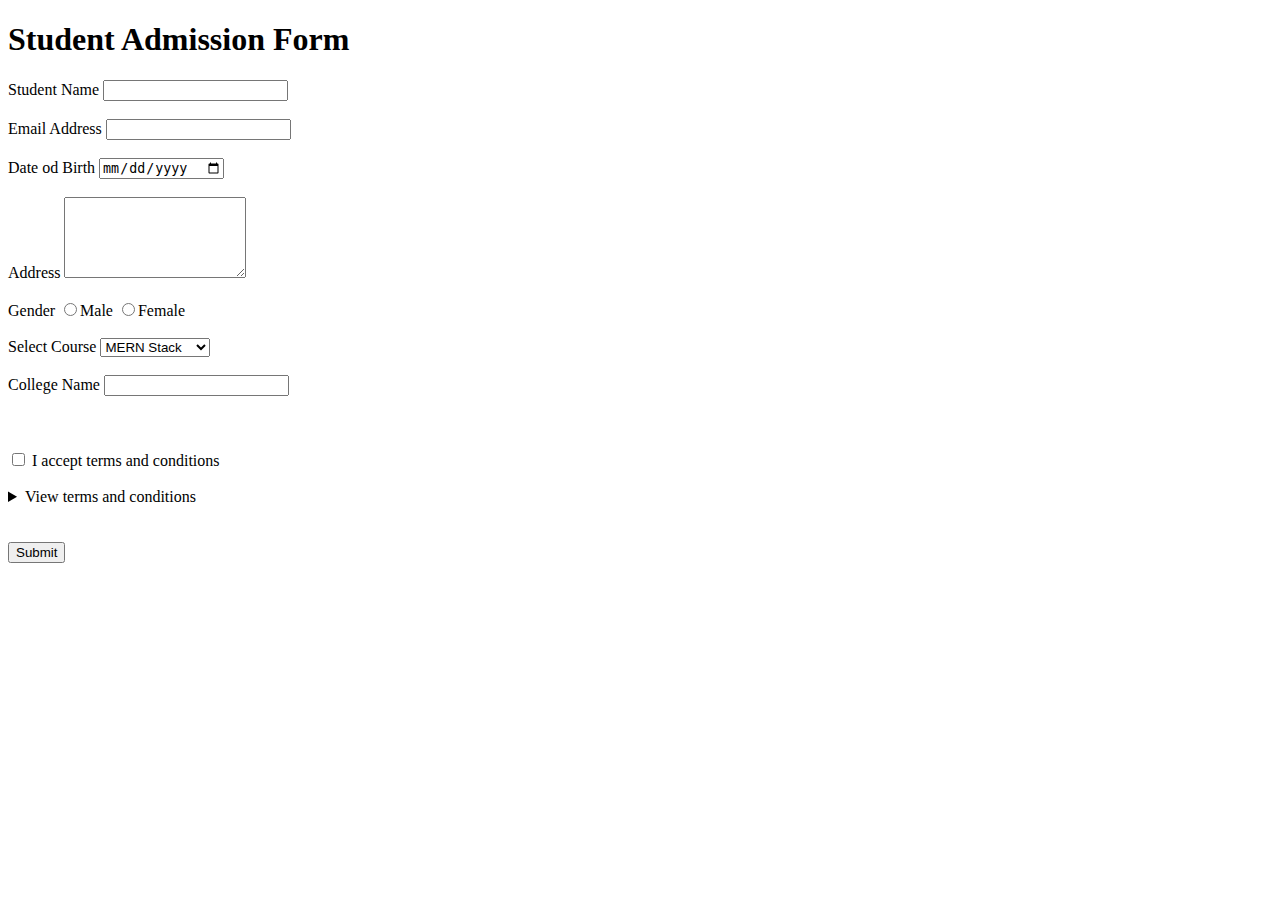
<file: addmissionform.html>
<!DOCTYPE html>
<html lang="en">
<head>
    <meta charset="UTF-8">
    <meta name="viewport" content="width=device-width, initial-scale=1.0">
    <title>Student Admission Form</title>
</head>
<body>

    <h1>Student Admission Form</h1>
    <form>
        <label for="name">Student Name</label>
        <input type="text" id="name" required minlenth="3" maxlength="20">
        <br><br>

        <label for="emailaddress">Email Address</label>
        <input type="email" id="emailaddress" required>
        <br><br>

        <label for="email">Date od Birth</label>
        <input type="date" id="dob">
        <br><br>

        <label for="">Address</label>
        <textarea rows="5" cols="20"></textarea>
        <br><br>

        <label for="">Gender</label>
        <input type="radio">Male
        <input type="radio">Female
        <br><br>


        <label for="">Select Course</label>
        <select>
            <option>MERN Stack</option>
            <option>Data Analytics</option>
            <option>Cyber Security</option>
            <option>Data Science</option>
            <option>Flutter</option>
        </select>
        <br><br>

        <label for="">College Name</label>
        <input type="text" list="college">
        <br><br>
        

        <datalist id="college">
            <option>BBD</option>
            <option>ITM</option>
            <option>SRMU</option>
            <option>Integral</option>
            <option>Lu</option>
        </datalist> 
        <br><br>

        <input type="checkbox" id="terns"> 
        <label for="terms">I accept terms and conditions</label>
        <br><br>

        <details>
            <summary>View terms and conditions</summary>
            <p>Lorem ipsum, dolor sit amet consectetur adipisicing elit. Iure corrupti perspiciatis harum vel est repellendus, assumenda reprehenderit illum soluta eos tempora at, sed in nihil consequuntur, culpa odio voluptatem adipisci?</p>
        </details>
        <br><br>

        <button type="submit">Submit</button>
        
        
    </form>
    
</body>
</html>

<!--type text is a default value hota hai 
-->
</file>
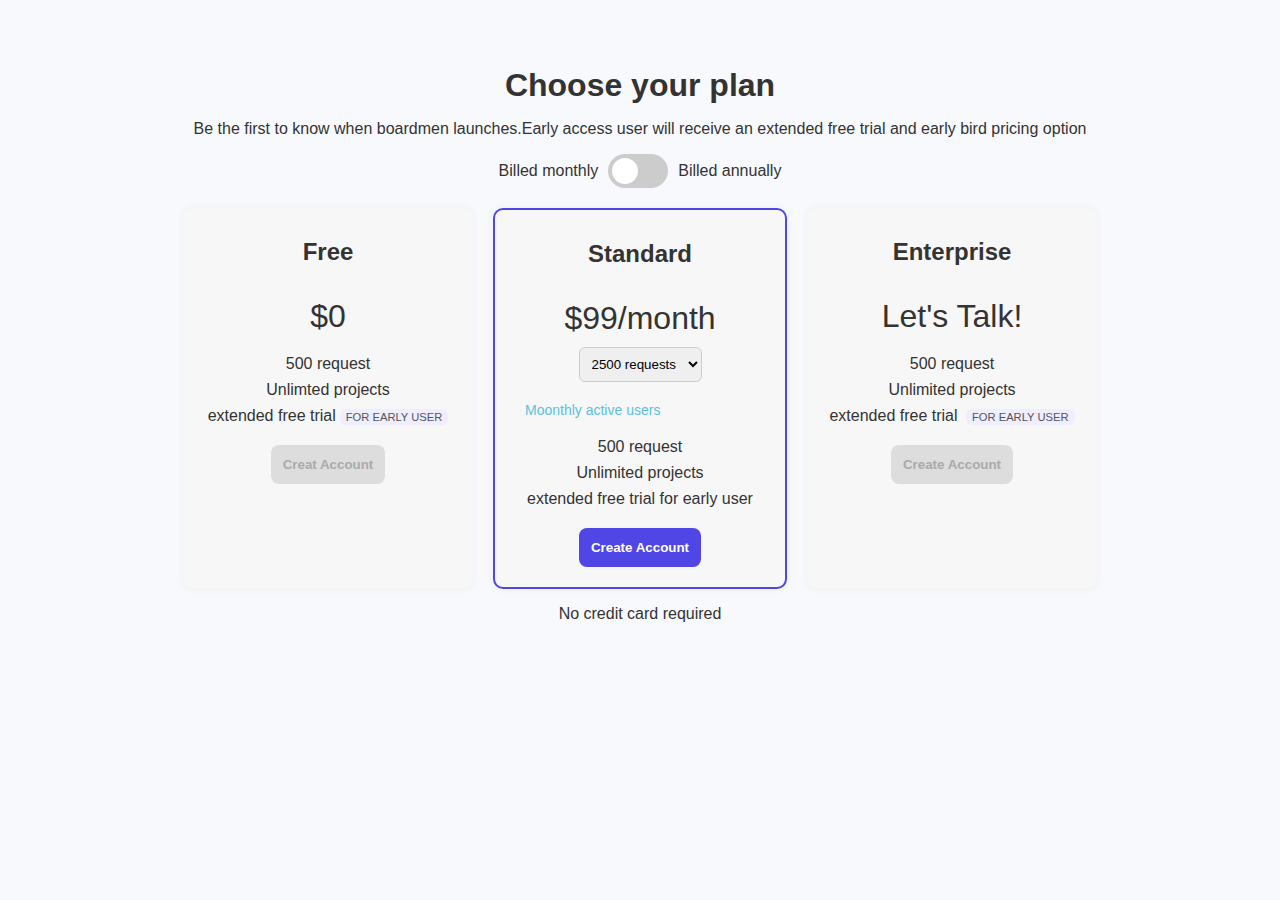
<file: Assignment1.html>
<!DOCTYPE html>
<html lang="en">
<head>
    <meta charset="UTF-8">
    <meta name="viewport" content="width=device-width, initial-scale=1.0">
    <title>Assignment1</title>
    <style>
        body{
            font-family: sans-serif;
            margin: 0;
            padding: 0;
            background: #f8f9fc;
            color: #333;
            display: flex;
            justify-content: center;
            padding: 40px 20px;   
        }

        .pricing-section{
            max-width: 1000px;
            text-align: center;
        }

        h2{
            font-size: 2rem;
            margin-bottom: 10px;
        }

        .billing-toggle{
            margin: 10px 0;
            display: flex;
            justify-content: center;
            align-items: center;
            gap: 10px;
        }

        .switch{
            position: relative;
            display: inline-block;
            width: 60px;
            height:34px;
        }

        .switch input{
            opacity: 0;
            width: 0;
            height:0;
        }

        .slider{
            position: absolute;
            cursor: pointer;
            top: 0;
            left: 0;
            right: 0;
            bottom: 0;
            background-color: #ccc;
            transition:4s;
            border-radius:34px;
            
        }

        .slider::before{
            position: absolute;
            content: "";
            height: 26px;
            width: 26px;
            left: 4px;
            bottom: 4px;
            background-color: white;
            transition:4s;
            border-radius: 50%;
        }

        input:checked + .slider {
            background-color: #2196f3;
        }

        input:checked + .slider::before {
            transform: translateX(26px);
        }

        .plans{
            display:flex;
            justify-content: space-between;
            gap: 20px;
            flex-wrap: wrap;
            margin-top: 20px;
        }

        .plan{
            flex: 1;
            min-width: 250px;
            padding: 20px;
            background: #f7f7f7;
            border-radius: 10px;
            text-align: center;
            box-shadow: 0 0 10px rgba(0,0,0,0.05);
        }

        .featured{
            border:2px solid #4f46e5;
        }

        .plan h3{
            font-size: 1.5rem;
            margin-top: 10px;
        }

        .price{
            font-size: 2rem;
            margin-bottom: 10px;
        }

        .price span{
            list-style: none;
            padding: 0;
            margin: 20px 0;
        }

        .plan ul{
            list-style: none;
            padding: 0;
            margin: 20px 0;
        }

        .plan ul li{
            margin: 8px 0;
        }

        .badge{
            font-size: 0.7rem;
            background: #eef;
            padding: 2px 6px;
            border-radius: 6px;
            margin-left: 4px;
            color: #555;
            text-transform: uppercase;
        }

        button{
            background-color: #4f46e5;
            color: white;
            padding: 12px;
            border: none;
            border-radius: 8px;
            font-weight: bold;
            cursor: pointer;
            transition: 0.3s ease;
        }

        button:disabled{
            background-color: #ddd;
            color: #aaa;
            cursor: not-allowed;
        }

        select{
            padding: 8px;
            margin-bottom: 10px;
            border-radius: 6px;
            border: 1px solid #ccc;
        }

        .monthly-info{
            text-align: left;
            color: #5bc0de;
            font-size: 14px;
            margin: 10px 0 5px 0;
            padding-left: 10px;
        }

        

        .note{
            margin-top: 20px;
            font-size: 0.9rem;
            color: #555;
        }

        .footernode{
            margin-top: 30px;
            font-size: 0.9rem;
            color: #666;
        }





    </style>
</head>
<body>
    <section class="pricing-section">
        <h2>Choose your plan</h2>
        <p>
            Be the first to know when boardmen launches.Early  access user will receive an extended free trial and early bird pricing option
        </p>
        <div class="billing-toggle">
            <span>Billed monthly</span>
            <label class="switch">
                <input type="checkbox" />
                <span class="slider"></span>
            </label>
            <span>Billed annually</span>
        </div>
        <div class="plans">
            <div class="plan">
                <h3>Free</h3>
                <p class="price">$0</p>
                <ul>
                    <li>500 request</li>
                    <li>Unlimted projects</li> 
                    <li>extended free trial<span class="badge">for early user</span></li>
                </ul>
                <button disabled>Creat Account</button>
            </div>
            <div class="plan featured">
                <h3>Standard</h3>
                <p class="price">$99<span>/month</span></p>
                <select>
                    <option>2500 requests</option>
                    <option>5000 request</option>
                </select>
                <p class="monthly-info">Moonthly active users</p>
                <ul>
                    <li>500 request</li>
                    <li>Unlimited projects</li>
                    <li>extended free trial <span class="bagde">for early user</span></li>
                </ul>
                <button>Create Account</button>
            </div> 
            <div class="plan">
                <h3>Enterprise</h3>
                <p class="price">Let's Talk!</p>
                <ul>
                    <li>500 request</li>
                    <li>Unlimited projects</li>
                    <li>extended free trial <span class="badge">for early user</span></li>
                </ul>
                <button disabled>Create Account</button>
            </div> 
        </div>
        <p class="footernote">No credit card required</p>   
    </section>
</body>
</html>
</file>
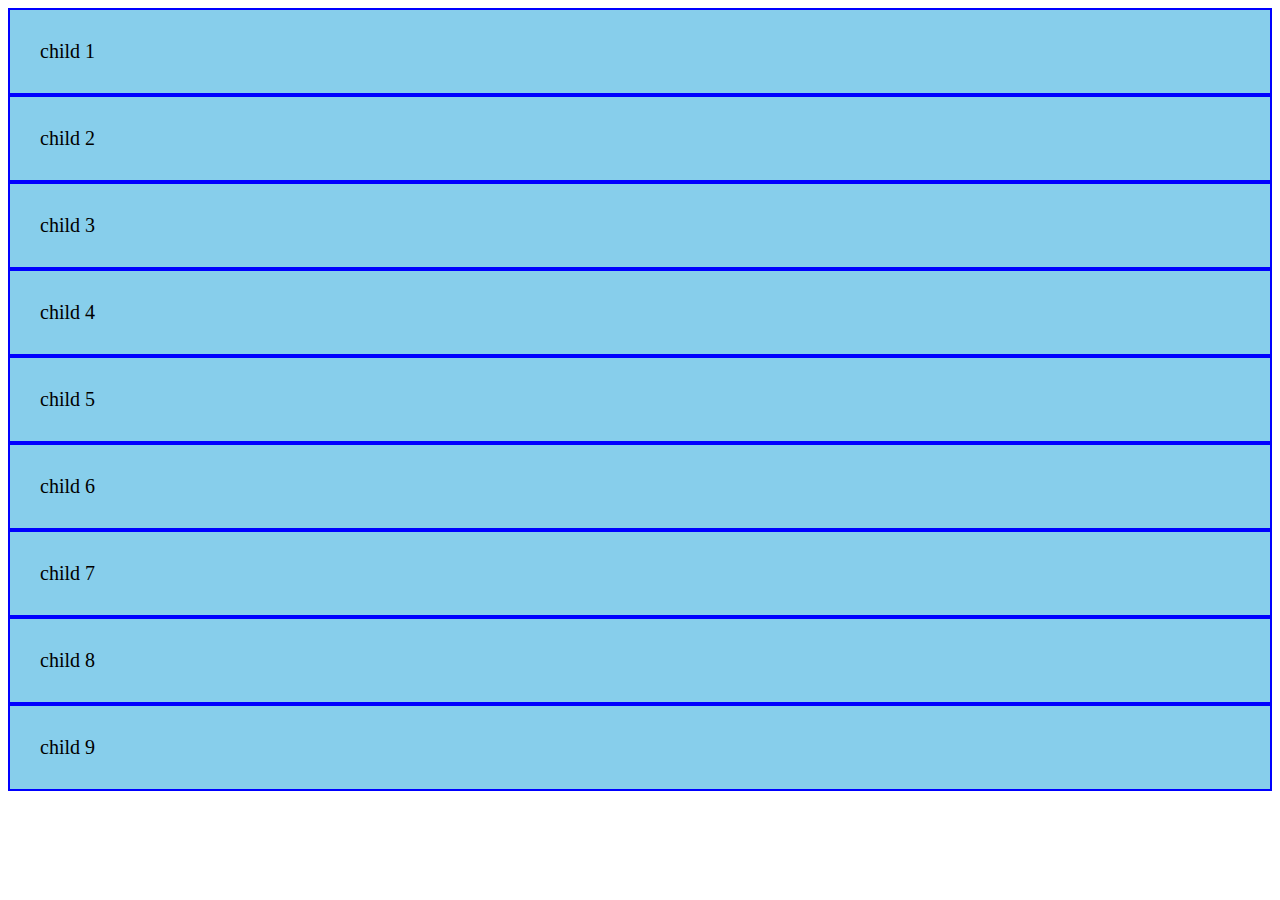
<file: cssgrid.html>
<!DOCTYPE html>
<html lang="en">
<head>
    <meta charset="UTF-8">
    <meta name="viewport" content="width=device-width, initial-scale=1.0">
    <title>CSSGrid</title>
    <style>
        .child{
            border: 2px solid blue;
            padding: 30px;
            font-size: 20px;
            background-color: skyblue;
        }
        .parent{
            display: grid;
            /*grid-template-columns: 20% 40% 40%;*/
            /*grid-template-columns: 500px 200px 400px;*/
           /* grid-template-columns: 1fr 2fr 3fr;*/
           grid-template-columns: repeate(6,1fr);

            
        
        }

        
    </style>
</head>
<body>
    <div class="parent">
        <div class="child">
            child 1
        </div>
        <div class="child">
           child 2
        </div>
        <div class="child">
          child 3
        </div>
        <div class="parent">
        <div class="child">
            child 4
        </div>
        <div class="parent">
        <div class="child">
            child 5
        </div>
        <div class="parent">
        <div class="child">
            child 6
        </div>
        <div class="parent">
        <div class="child">
            child 7
        </div>
        <div class="parent">
        <div class="child">
            child 8
        </div>
        <div class="parent">
        <div class="child">
            child 9
        </div>
    </div>
    
</body>
</html>
</file>
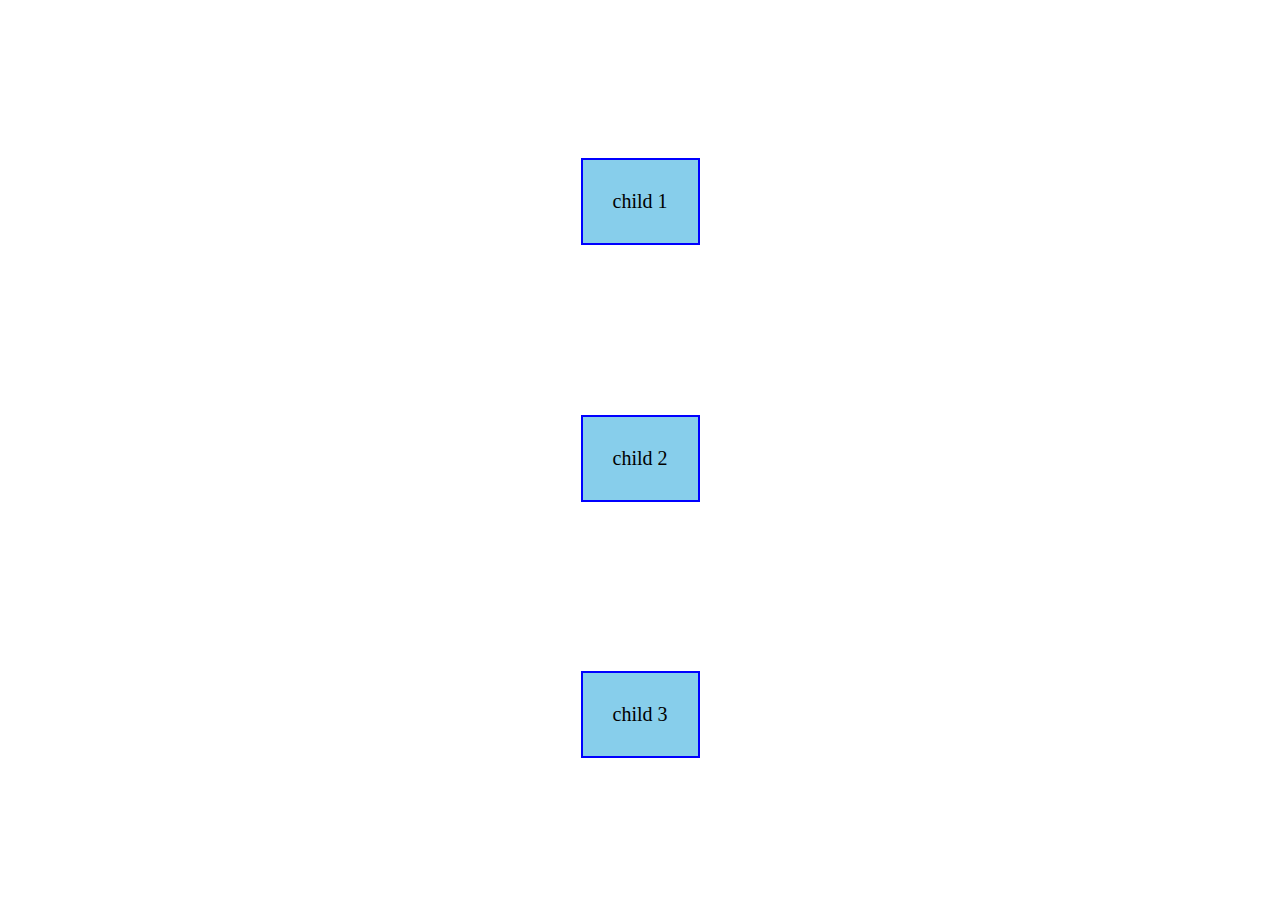
<file: flexbox.html>
<!DOCTYPE html>
<html lang="en">
<head>
    <meta charset="UTF-8">
    <meta name="viewport" content="width=device-width, initial-scale=1.0">
    <title>FlexBox</title>
    <style>
        .child{
            border: 2px solid blue;
            padding: 30px;
            font-size: 20px;
            background-color: skyblue;
        }
        .parent{
            display: flex;
            flex-direction:column;
            justify-content:space-evenly;
            align-items:center;
            gap: 20px;
            height: 100vh;
        
        }

        
    </style>
</head>
<body>
    <div class="parent">
        <div class="child">
            child 1
        </div>
        <div class="child">
           child 2
        </div>
        <div class="child">
          child 3
        </div>
    </div>
    
</body>
</html>
</file>
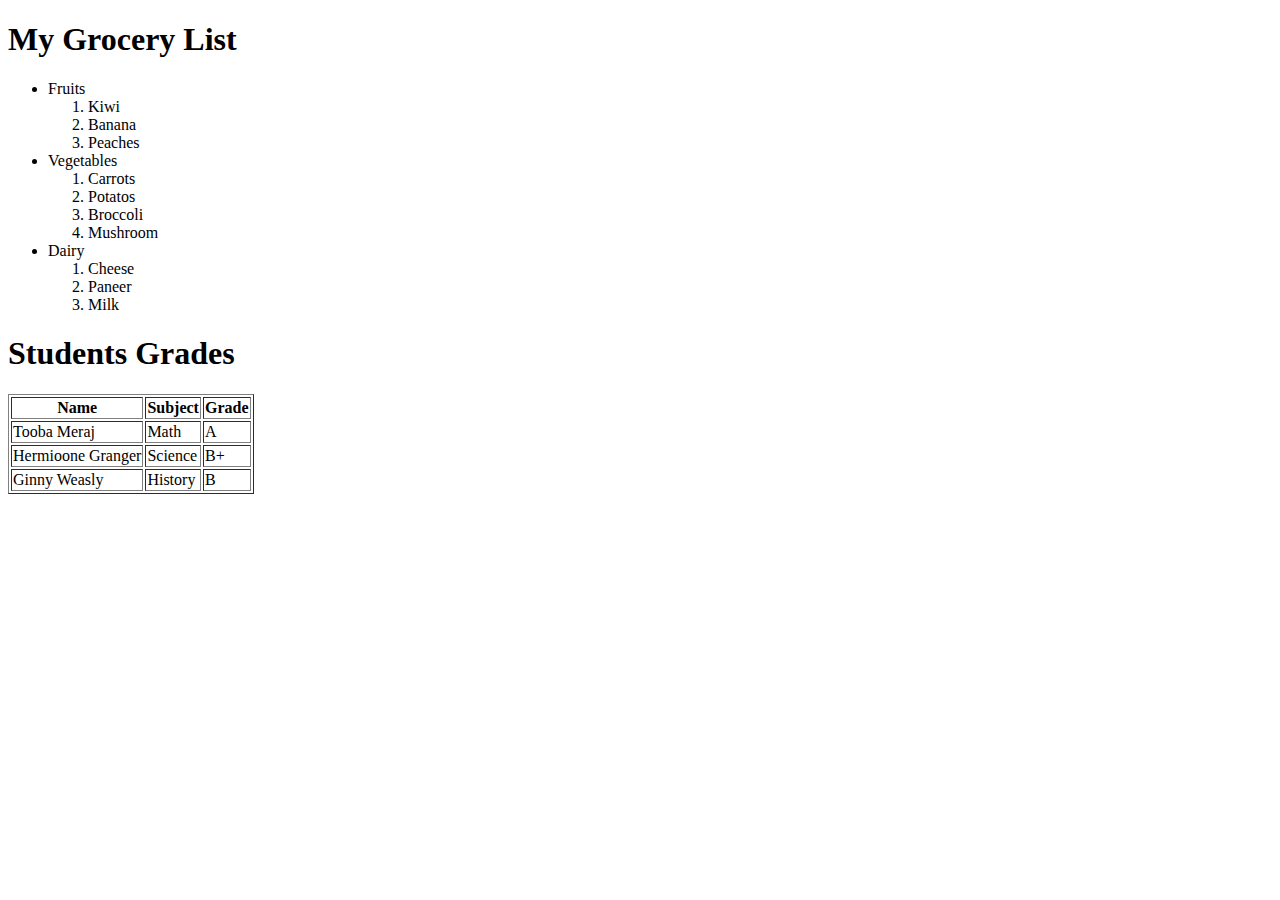
<file: HomeWork1.html>
<!DOCTYPE html>
<html lang="en">
<head>
    <meta charset="UTF-8">
    <meta name="viewport" content="width=device-width, initial-scale=1.0">
    <title>Homework 1</title>
</head>
<body>
    <h1>My Grocery List</h1>

    <ul>
        <li>Fruits

            <ol>
                <li>Kiwi</li>
                <li>Banana</li>
                <li>Peaches</li>
            </ol>
        </li>
        <li>Vegetables
            <ol>
                <li>Carrots</li>
                <li>Potatos</li>
                <li>Broccoli</li>
                <li>Mushroom</li>
            </ol>
        </li>
        <li>Dairy
            <ol>
                <li>Cheese</li>
                <li>Paneer</li>
                <li>Milk</li>
            </ol>
            
        </li>
    </ul>

    <h1>Students Grades</h1>
    <table border="1">
        <tr>
            <th>Name</th>
            <th>Subject</th>
            <th>Grade</th>
        </tr>
        <tr>
            <td>Tooba Meraj</td>
            <td>Math</td>
            <td>A</td>
        </tr>
        <tr>
            <td>Hermioone Granger
                <td>Science</td>
                <td>B+</td>
            </tr>
            <tr>
                <td>Ginny Weasly</td>
                <td>History</td>
                <td>B</td>
            </tr>
    </table>
</body>
</html>
</file>
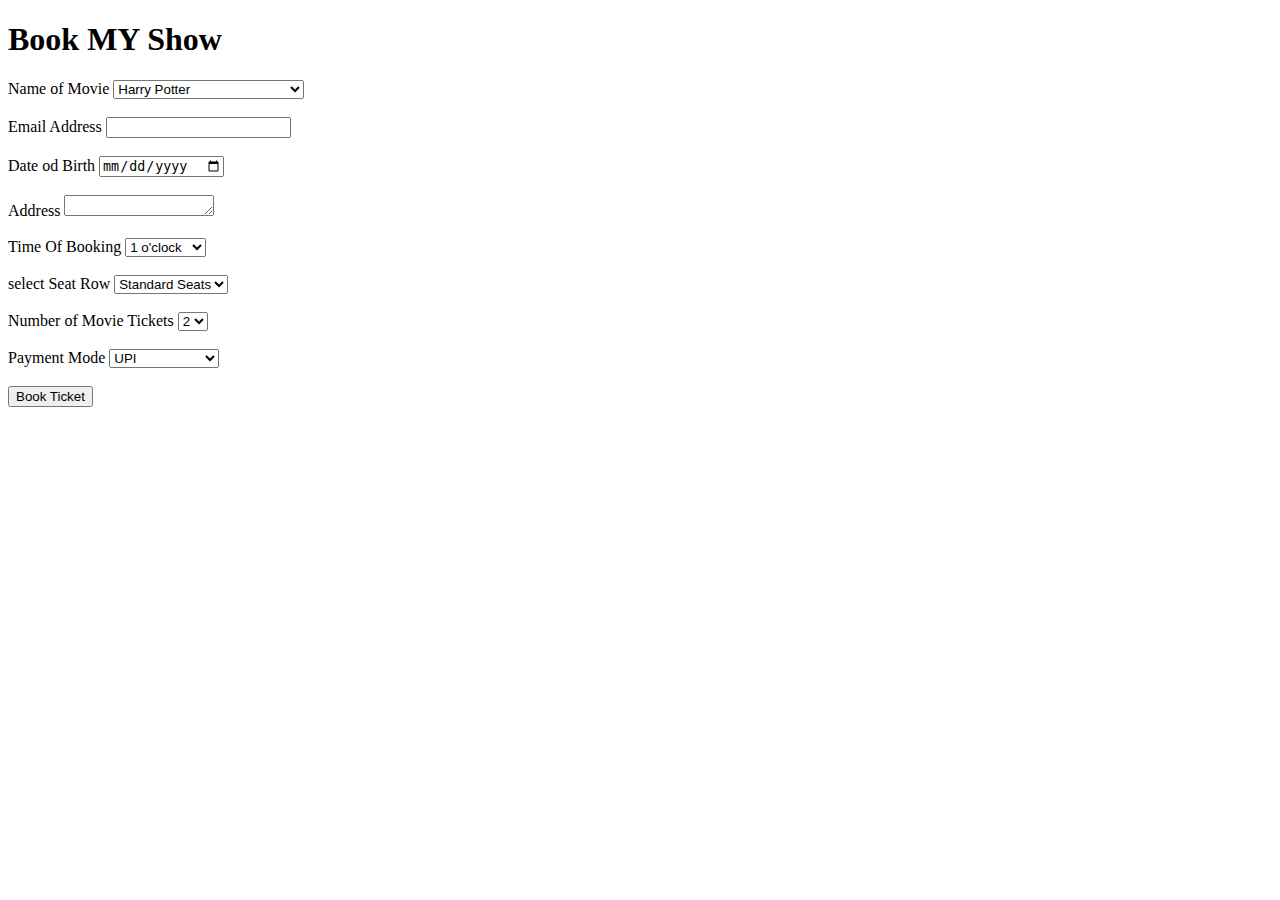
<file: HomeWork2.html>
<!DOCTYPE html>
<html lang="en">
<head>
    <meta charset="UTF-8">
    <meta name="viewport" content="width=device-width, initial-scale=1.0">
    <title>HomeWork2 </title>
</head>
<body>
    <h1>Book MY Show</h1>
    <label for="">Name of Movie</label>
    <select>
        <option>Harry Potter</option>
        <option>Chronicles of Narnia</option>
        <option>Pirates of the Caribbean sea</option>
        <option>The Hobbit</option>
        <option>The EndGame</option>
    </select>
    <br><br>

    <label for="emailaddress">Email Address</label>
        <input type="email" id="emailaddress" required>
        <br><br>

        <label for="email">Date od Birth</label>
        <input type="date" id="dob">
        <br><br>

        <label for="">Address</label>
        <textarea rows="1" cols="16"></textarea>
        <br><br>

        <label for="">Time Of Booking</label>
        <select>
            <option>1 o'clock</option>
            <option>3 o'clock</option>
            <option>7 o'clock</option>
            <option>10 o'clock</option>
        </select>
        <br><br>

        <label for="">select Seat Row</label>
        <select>
            <option>Standard Seats</option>
            <option>Recliner Seats</option>
            <option>Couple Seats</option>
            <option>VIP Seats</option>
        </select>
        <br><br>

        <label for="">Number of Movie Tickets</label>
        <select>
            <option>2</option>
            <option>4</option>
            <option>1</option>
            <option>9</option>
            <option>5</option>
            <option>3</option>
        </select>
        <br><br>

        <label for="">Payment Mode</label>
        <select>
            <option>UPI</option>
            <option>Googlr Pay</option>
            <option>Card Payment</option>
            <option>Cash Payment</option>
        </select>
        <br><br>

        
        <button type="submit">Book Ticket</button>
    
</body>
</html>
</file>
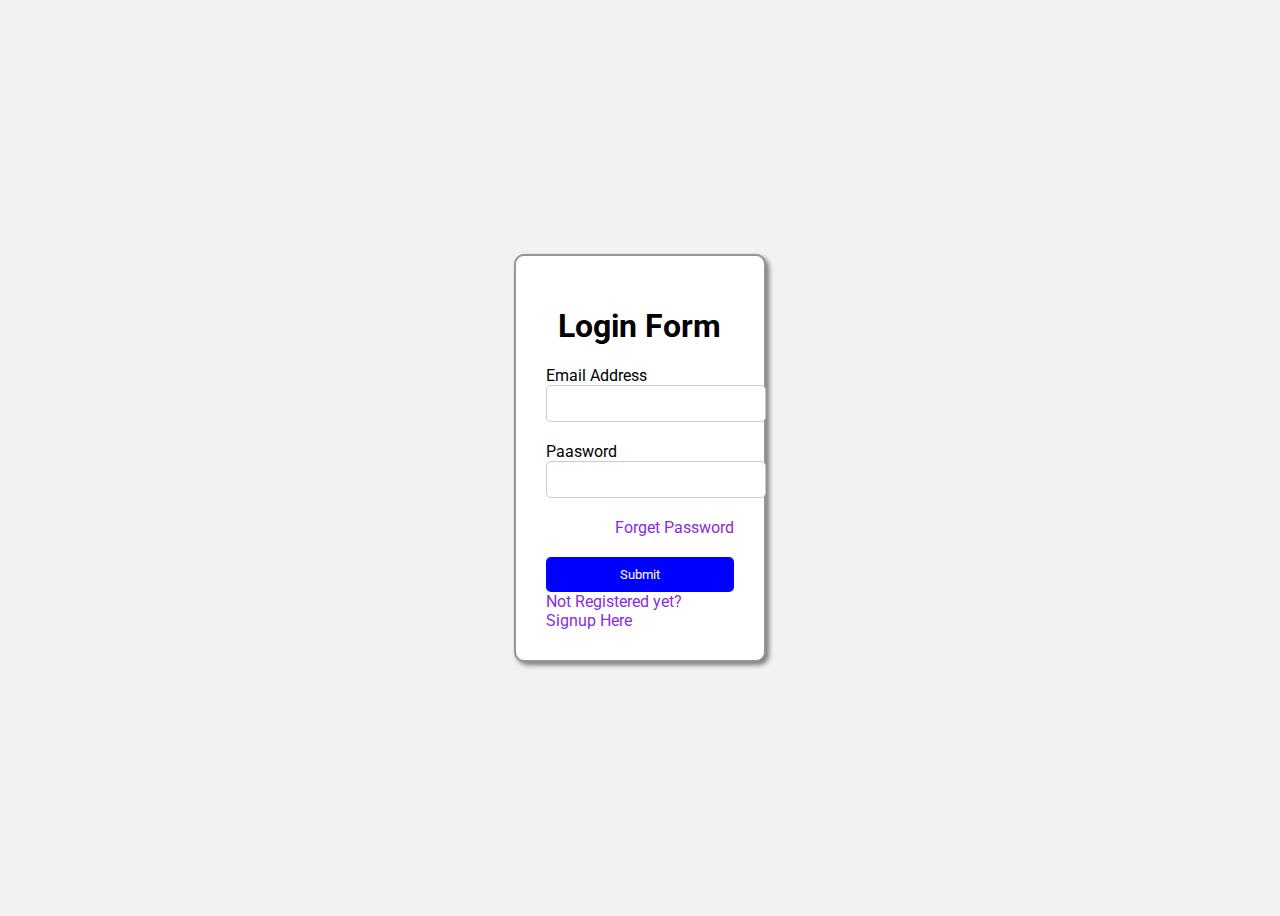
<file: loginform.html>
<!DOCTYPE html>
<html lang="en">
<head>
    <meta charset="UTF-8">
    <meta name="viewport" content="width=device-width, initial-scale=1.0">
    <title>Login Form</title>

    <style>

        *{
            font-family: Roboto;
        }
        .card{
            border: 2px solid rgb(151, 147, 147);
            width: 20%;
            padding: 30px;
            box-sizing: border-box;
            border-radius: 10px;
            box-shadow: 3px 3px 5px 0 #0000007f;
            background-color: white;
            
             

        }

        body{
            background-image: url('https://img.pikbest.com/wp/202409/flower-potted-plants-monstera-home-plant-tree-in-minimalist-3d-scene-on-pastel-background_9628996.jpg!sw800');
            background-position: center;
            background-color: #f2f2f2;
            display: flex;
            justify-content: center;
            align-items: center;
            height: 100vh;
        }

        .form-title{
            text-align: center;
        }

        .text-input{
            display: block;
            width: 100%;
            padding: 10px 15px;
            box-sizing: content-box;
            margin-bottom: 20px;
            border-radius: 5px;
            border: 1px solid #ccc;
        }

        .submit-btn{
            display: block;
            background-color: blue;
            color: white;
            padding: 10px;
            width: 100%;
            border: none;
            border-radius: 5px;
       

        }

        .link{
            display: block;
            color: blueviolet;
            text-decoration: none;
        }

        .forget-link{
            text-align: right;
            margin-bottom: 20px;
        }

        .register-link{
            text-align: center;
            margin-top: 20px;
            font-weight: bold;
        }

        

    </style>

    <link href="https://fonts.googleapis.com/css?family=Roboto:100,200,300,regular,500,600,700,800,900,100italic,200italic,300italic,italic,500italic,600italic,700italic,800italic,900italic" rel="stylesheet" />




</head>
<body>

    <div class="card">
        <h1 class="form-title">Login Form</h1>
        <form>
            <label>Email Address</label>
            <input type="email" class="text-input">

            <label>Paasword</label>
            <input type="password" class="text-input">

            <a href="#" class="link forget-link">Forget Password</a>

            <button class="submit-btn">Submit</button>

            <a href="#" class="link rgister-link">Not Registered yet? Signup Here</a>

            
        </form>

    </div>


    
</body>
</html>
</file>
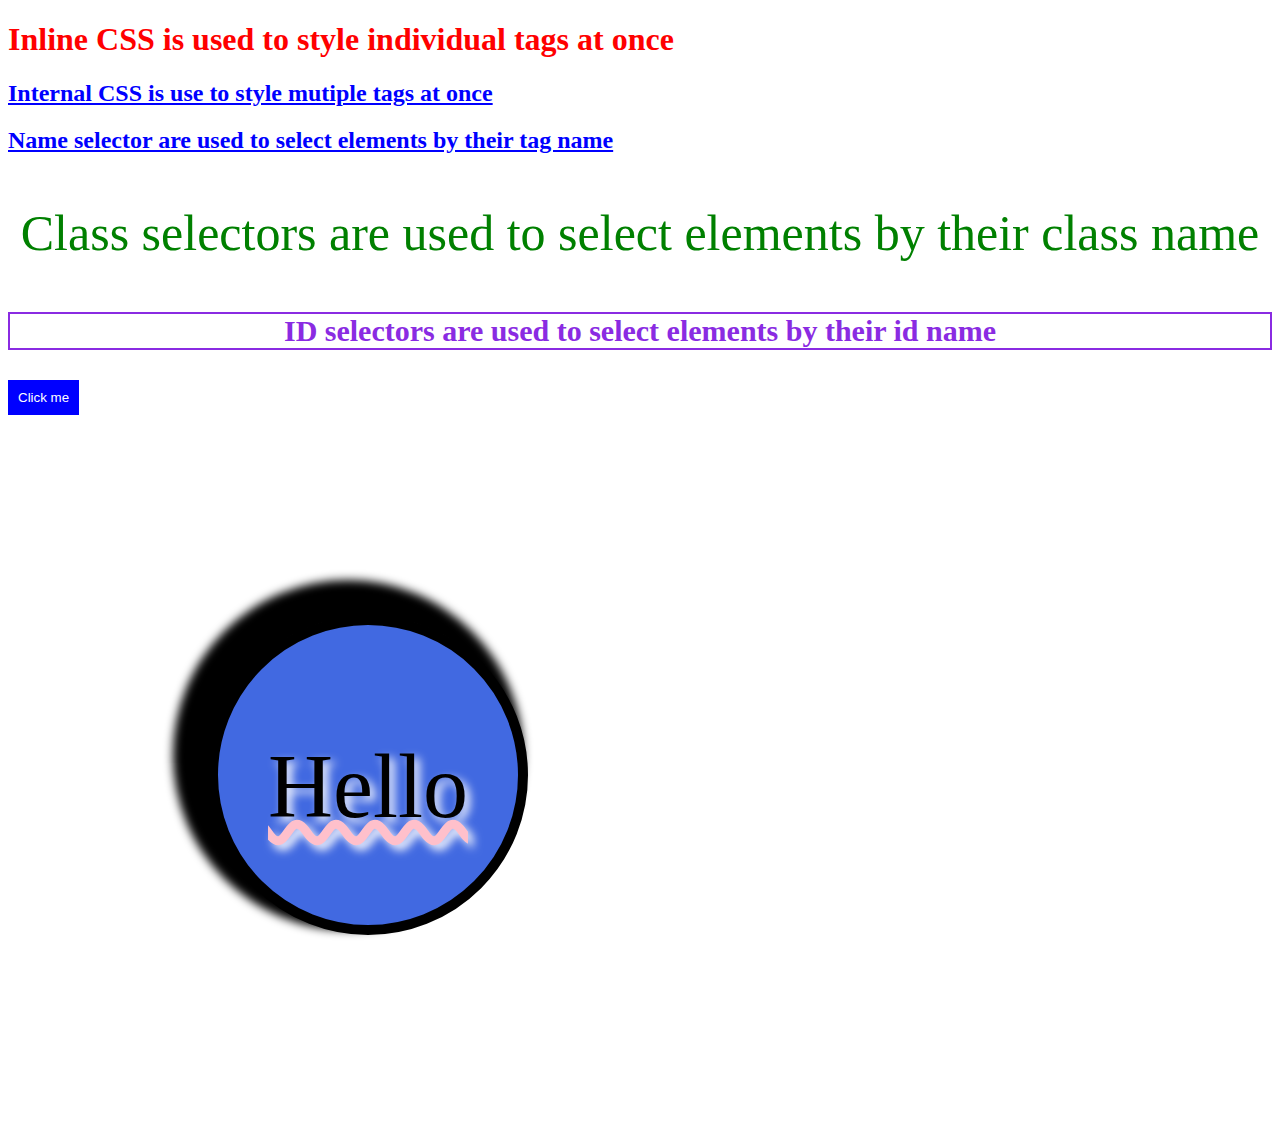
<file: usingcss.html>
<!DOCTYPE html>
<html lang="en">
<head>
    <meta charset="UTF-8">
    <meta name="viewport" content="width=device-width, initial-scale=1.0">
    <title>Using CSS</title>
    <link href="https://fonts.googleapis.com/css?family=Fira+Sans:100,100italic,200,200italic,300,300italic,regular,italic,500,500italic,600,600italic,700,700italic,800,800italic,900,900italic" rel="stylesheet" />
    <link rel="stylesheet" href="style.css">
    <style>
        h2{
            color:blue;
            text-decoration: underline;
        }

        .myclass{
            color:green;
            font-size: 50px;
            text-align: center;
            
        }

        #myid{
            color: blueviolet;
            border: 2px solid blueviolet;
            font-size: 30px;
            text-align: center;
        }

        button{
            background-color: black;
            color:white;
            border: none;
            padding: 10px;;
        }

        .mybtn{
            background-color:blue ;
        }

        #btn1{
            background-color: crimson;
        }


    </style>
</head>
<body>
    <h1 style="color:red; font-size:40x;">Inline CSS is used to style individual tags at once</h1>

    <h2>Internal CSS is use to style mutiple tags at once </h2>

    <h2>Name selector are used to select elements by their tag name</h2>

    <p class="myclass">Class selectors are used to select elements by their class name</p>

    <h3 id="myid">ID selectors are used to select elements by their id name</h3>

    <button class="mybtn" id="btn1" style="background-color: blue">Click me</button>

    <div class="box">
        <h1 class="head1">Hello</h1>
    </div>
    
    

</body>


</html>
</file>
<file: style.css>
h2{
    color: greenyellow;
}

.box{
    width: 200px;
    height: 200px;
    background-color: royalblue;
    border-radius: 50%;
    box-shadow: -20px -20px 10px 15px black;
   /* margin-top: 50%;*/
   margin: 200px;
   padding: 50px;
   text-align: center;
   border: 10px solid black;
}

.head1{
    font-size: 90px;
    font-weight:normal ;
    text-decoration: underline wavy pink ;
    text-shadow: 5px 5px 10px white

}
</file>
